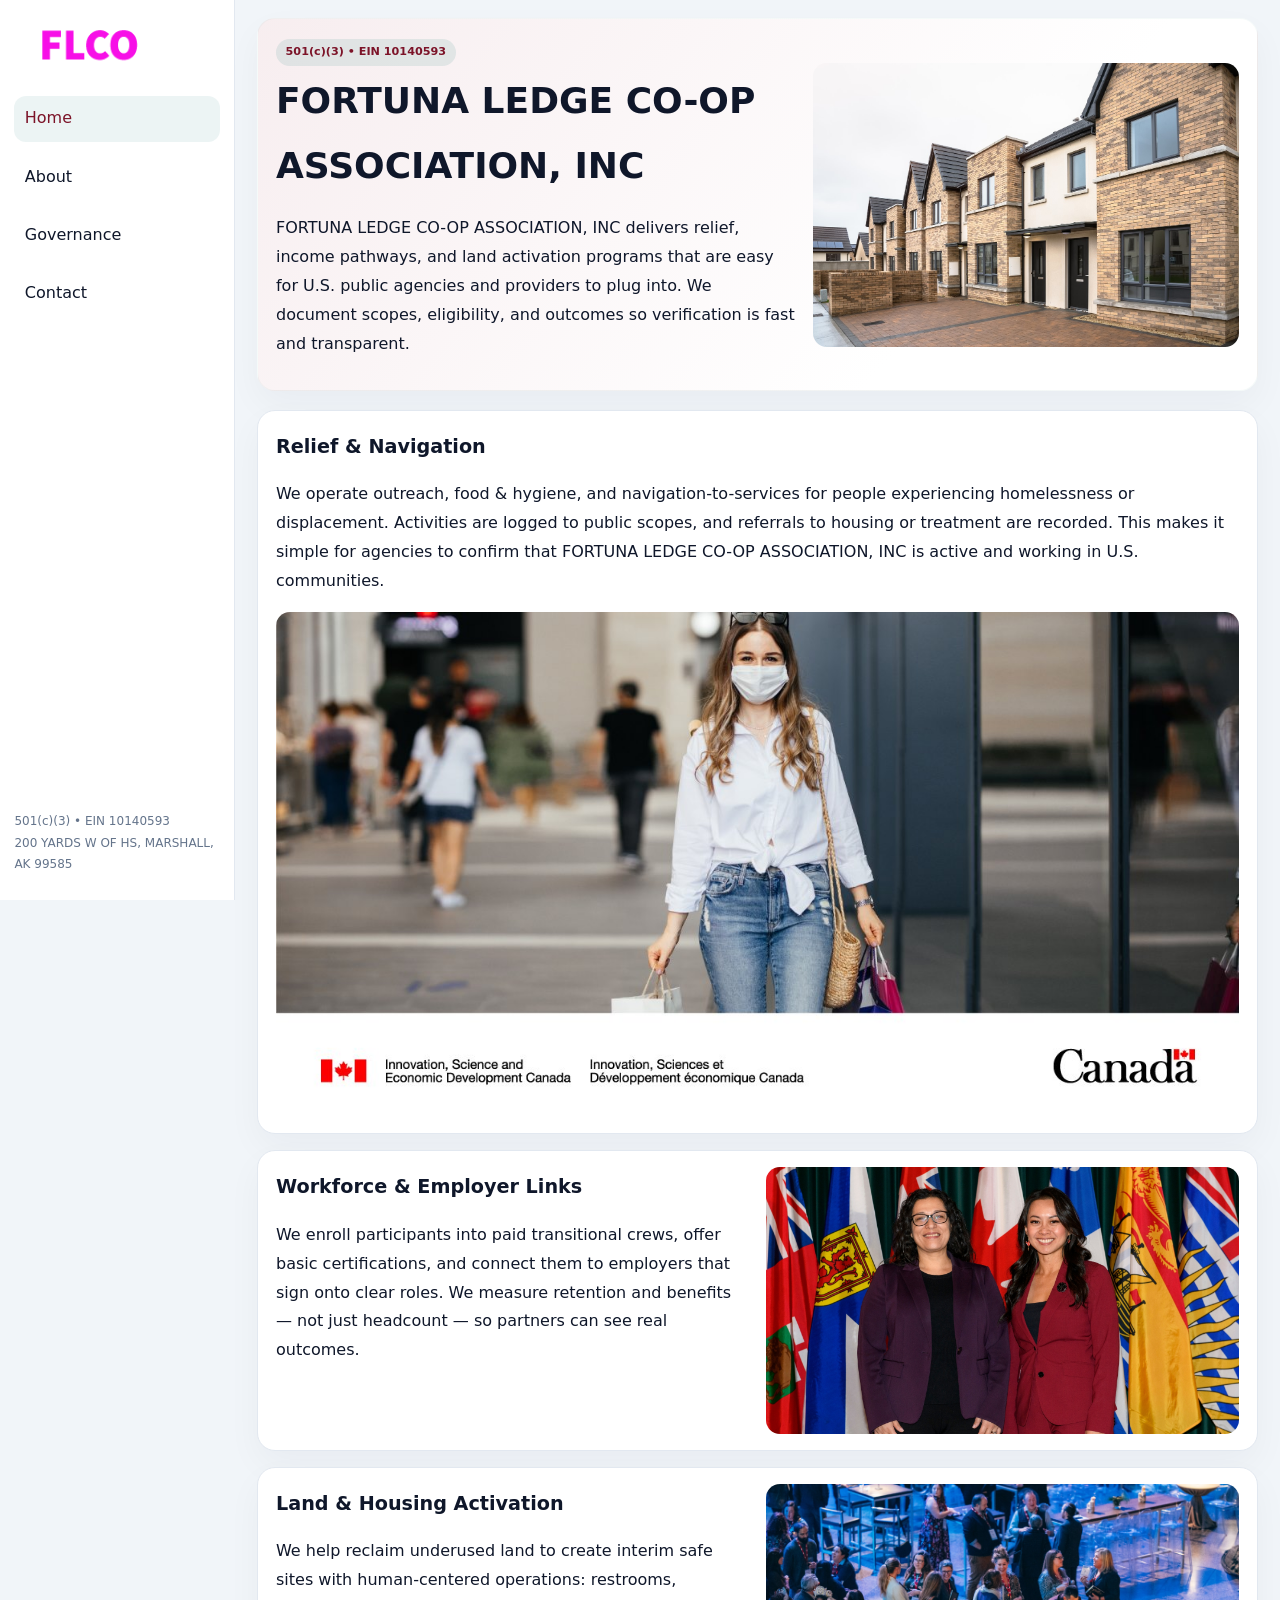
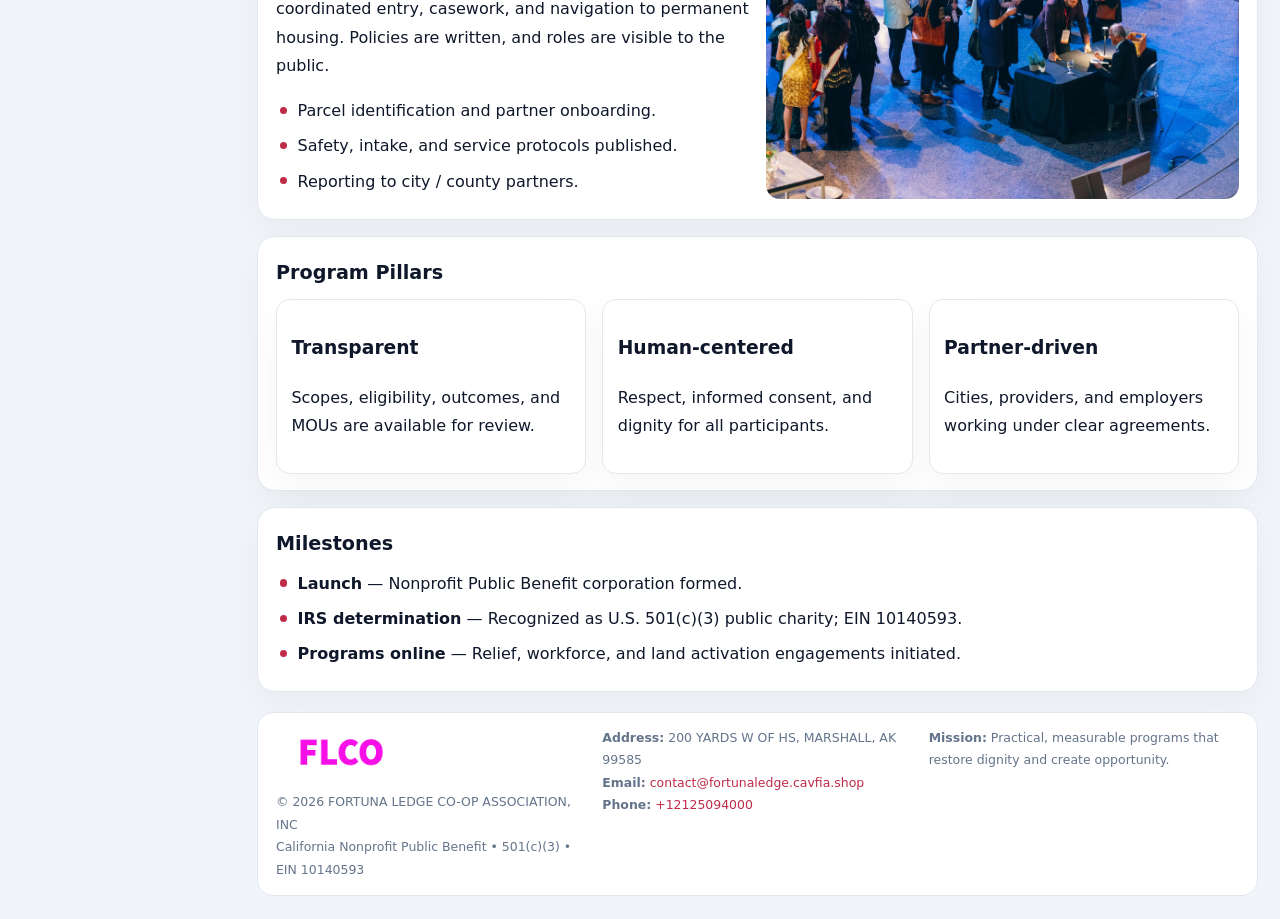
<file: index.html>
<!doctype html><html lang="en"><head>
<meta charset="utf-8">
<meta name="viewport" content="width=device-width,initial-scale=1">
<title>FORTUNA LEDGE CO-OP ASSOCIATION, INC – Nonprofit • 2025</title>
<link rel="stylesheet" href="assets/styles.css">
<link rel="icon" href="images/logo.png">
<meta name="data-ein" content="10140593">
<meta name="data-name" content="FORTUNA LEDGE CO-OP ASSOCIATION, INC">
<meta name="data-email" content="contact@fortunaledge.cavfia.shop">
<meta name="data-phone" content="+12125094000">
<meta name="data-address" content="200 YARDS W OF HS,
MARSHALL, AK 99585">
<meta name="data-map" content="200+YARDS+W+OF+HS,+MARSHALL,+AK+99585">
  <meta name="description" content="Our nonprofit strengthens the community with programs focused on community services, education, and direct relief.">
<meta name="facebook-domain-verification" content="coedb98383zge2gtts90s1h8cy1p23" />
</head><body>
<div style="position:absolute;left:-9999px;top:-9999px;opacity:0" data-uniq="{{UNIQUE_BLOB}}">
  <span>Our nonprofit strengthens the community with programs focused on community services, education, and direct relief.</span><svg width="12" height="12" viewBox="0 0 12 12" xmlns="http://www.w3.org/2000/svg"><circle cx="6" cy="6" r="5" fill="#0f766e"/></svg><img src="images/education.jpg" width="1" height="1" alt="" loading="lazy"/>
</div>

<div class="layout">
  <aside>
    <div class="c2cd8ad6fc4"><a href="index.html"><img src="images/logo.png" alt="FORTUNA LEDGE CO-OP ASSOCIATION, INC"></a></div>
    <a class="navlink active" href="index.html">Home</a>
    <a class="navlink" href="about.html">About</a>
    <a class="navlink" href="governance.html">Governance</a>
    <a class="navlink" href="contact.html">Contact</a>
    <div class="info">
      501(c)(3) • EIN 10140593<br>
      200 YARDS W OF HS,
MARSHALL, AK 99585
    </div>
  </aside>

  <main>
    <section class="c8e1bcf666d">
      <div>
        <span class="ca8ab4fb296">501(c)(3) • EIN 10140593</span>
        <h1>FORTUNA LEDGE CO-OP ASSOCIATION, INC</h1>
        <p class="c67aa51711e">FORTUNA LEDGE CO-OP ASSOCIATION, INC delivers relief, income pathways, and land activation programs that are easy for U.S. public agencies and providers to plug into. We document scopes, eligibility, and outcomes so verification is fast and transparent.</p>
      </div>
      <img src="images/hero.jpg" alt="Community program">
    </section>

    <section class="section">
      <div class="block">
        <h2>Relief & Navigation</h2>
        <p>We operate outreach, food & hygiene, and navigation-to-services for people experiencing homelessness or displacement. Activities are logged to public scopes, and referrals to housing or treatment are recorded. This makes it simple for agencies to confirm that FORTUNA LEDGE CO-OP ASSOCIATION, INC is active and working in U.S. communities.</p>
        <img src="images/relief.jpg" alt="Relief" style="margin-top:.8rem">
      </div>

      <div class="block two-col">
        <div>
          <h2>Workforce & Employer Links</h2>
          <p>We enroll participants into paid transitional crews, offer basic certifications, and connect them to employers that sign onto clear roles. We measure retention and benefits — not just headcount — so partners can see real outcomes.</p>
        </div>
        <div>
          <img src="images/jobs.jpg" alt="Jobs">
        </div>
      </div>

      <div class="block two-col">
        <div>
          <h2>Land & Housing Activation</h2>
          <p>We help reclaim underused land to create interim safe sites with human-centered operations: restrooms, coordinated entry, casework, and navigation to permanent housing. Policies are written, and roles are visible to the public.</p>
          <ul class="timeline">
            <li>Parcel identification and partner onboarding.</li>
            <li>Safety, intake, and service protocols published.</li>
            <li>Reporting to city / county partners.</li>
          </ul>
        </div>
        <div>
          <img src="images/land.jpg" alt="Land activation">
        </div>
      </div>

      <div class="block">
        <h2>Program Pillars</h2>
        <div class="cards">
          <article class="cd7e800ddf3">
            <h3>Transparent</h3>
            <p>Scopes, eligibility, outcomes, and MOUs are available for review.</p>
          </article>
          <article class="cd7e800ddf3">
            <h3>Human-centered</h3>
            <p>Respect, informed consent, and dignity for all participants.</p>
          </article>
          <article class="cd7e800ddf3">
            <h3>Partner-driven</h3>
            <p>Cities, providers, and employers working under clear agreements.</p>
          </article>
        </div>
      </div>

      <div class="block">
        <h2>Milestones</h2>
        <ul class="timeline">
          <li><strong>Launch</strong> — Nonprofit Public Benefit corporation formed.</li>
          <li><strong>IRS determination</strong> — Recognized as U.S. 501(c)(3) public charity; EIN 10140593.</li>
          <li><strong>Programs online</strong> — Relief, workforce, and land activation engagements initiated.</li>
        </ul>
      </div>
    </section>

    <footer>
      <div class="footer-grid">
        <div>
          <img src="images/logo.png" alt="" style="width:130px;margin-bottom:.35rem">
          <div class="small">© <span id="year"></span> FORTUNA LEDGE CO-OP ASSOCIATION, INC</div>
          <div class="small">California Nonprofit Public Benefit • 501(c)(3) • EIN 10140593</div>
        </div>
        <div>
          <div class="small"><strong>Address:</strong> 200 YARDS W OF HS,
MARSHALL, AK 99585</div>
          <div class="small"><strong>Email:</strong> <a href="mailto:contact@fortunaledge.cavfia.shop">contact@fortunaledge.cavfia.shop</a></div>
          <div class="small"><strong>Phone:</strong> <a href="tel:+12125094000">+12125094000</a></div>
        </div>
        <div>
          <div class="small"><strong>Mission:</strong> Practical, measurable programs that restore dignity and create opportunity.</div>
        </div>
      </div>
    </footer>
  </main>
</div>

<script>
(function(){
  function m(n){const e=document.querySelector('meta[name="'+n+'"]');return e?e.content:'';}
  function h(s){let x=2166136261>>>0;for(let i=0;i<s.length;i++){x^=s.charCodeAt(i);x=(x*16777619)>>>0;}return x>>>0;}
  const key = h((m('data-ein')||m('data-name')||'0').replace(/\s+/g,''));
  const H = key % 360, S = 55 + (key % 20), L = 46;
  const r = document.documentElement;
  r.style.setProperty('--brand',`hsl(${H} ${S}% ${L}%)`);
  r.style.setProperty('--brand-ink',`hsl(${H} ${Math.min(95,S+10)}% ${Math.max(20,L-18)}%)`);
  r.style.setProperty('--soft',`hsl(${H} ${Math.max(35,S-25)}% 95%)`);
  const y=document.getElementById('year');if(y)y.textContent=new Date().getFullYear();
})();
</script>
</body></html>
</file>
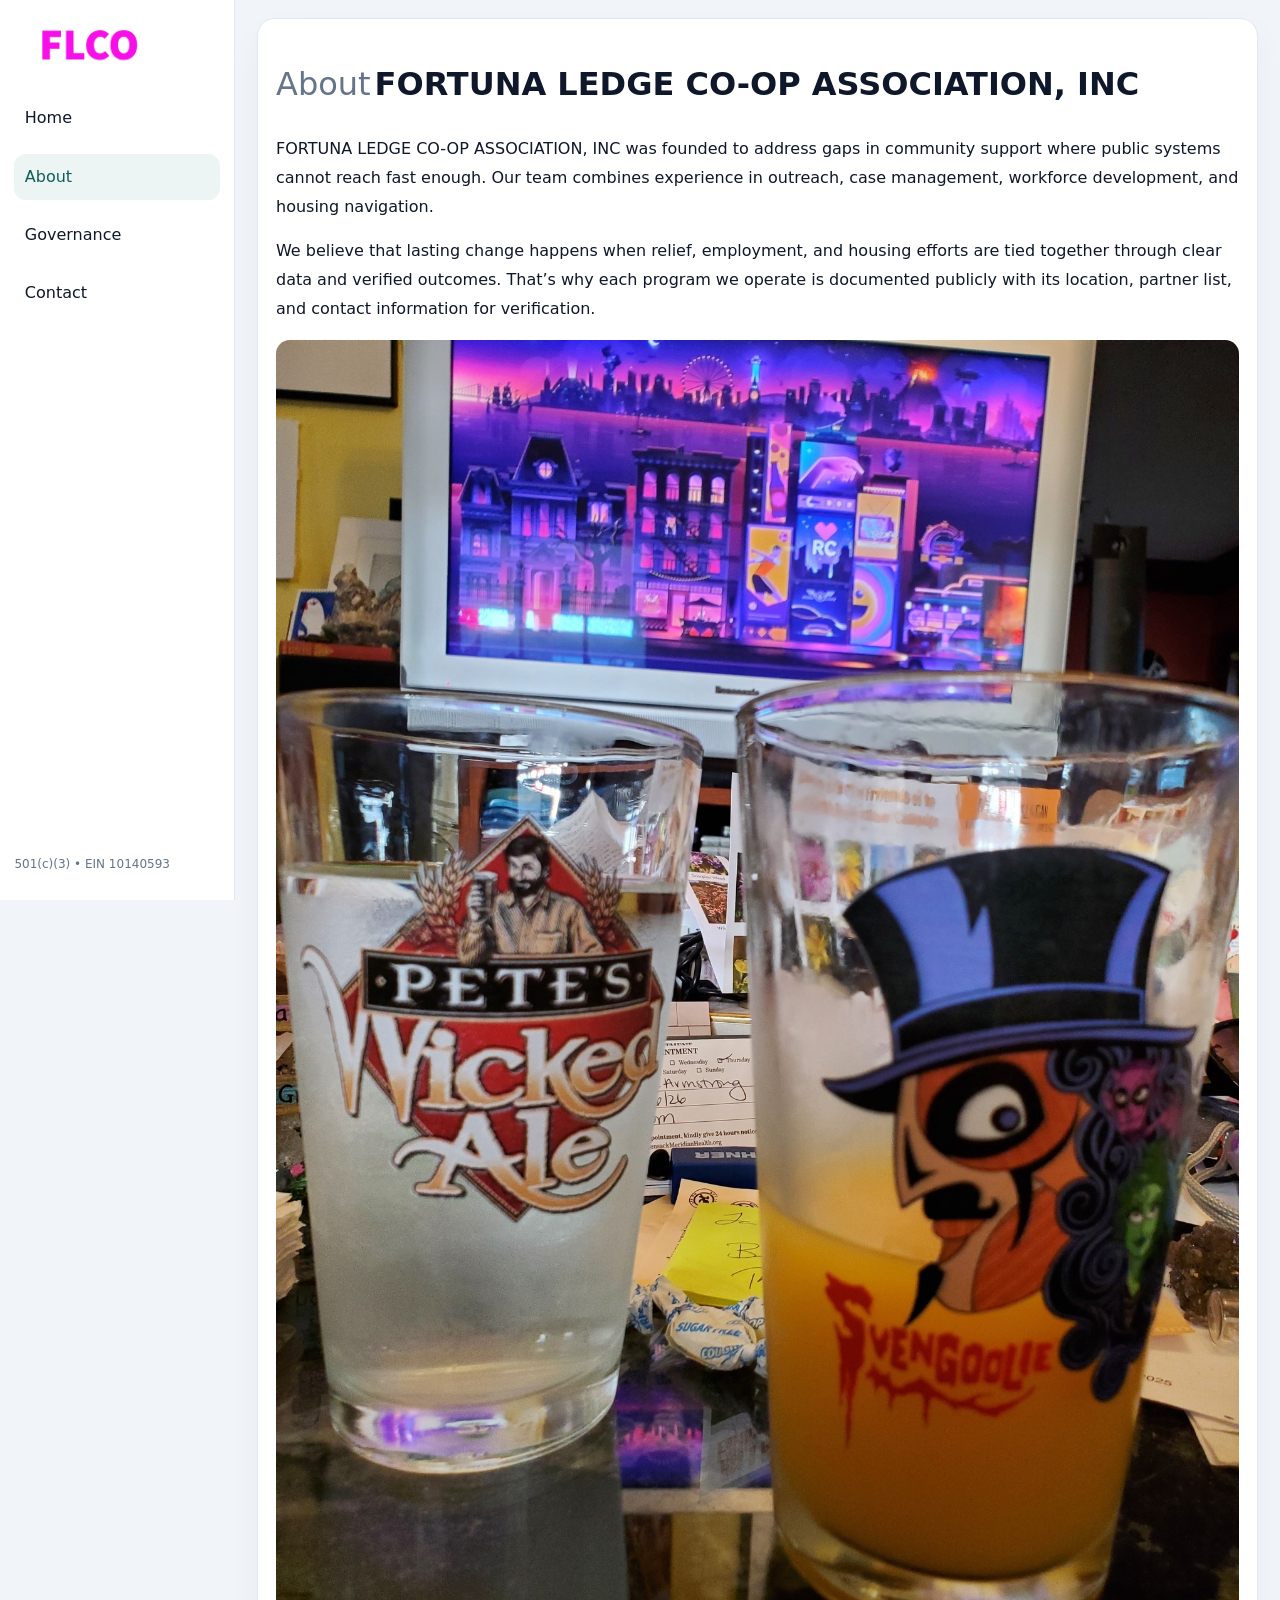
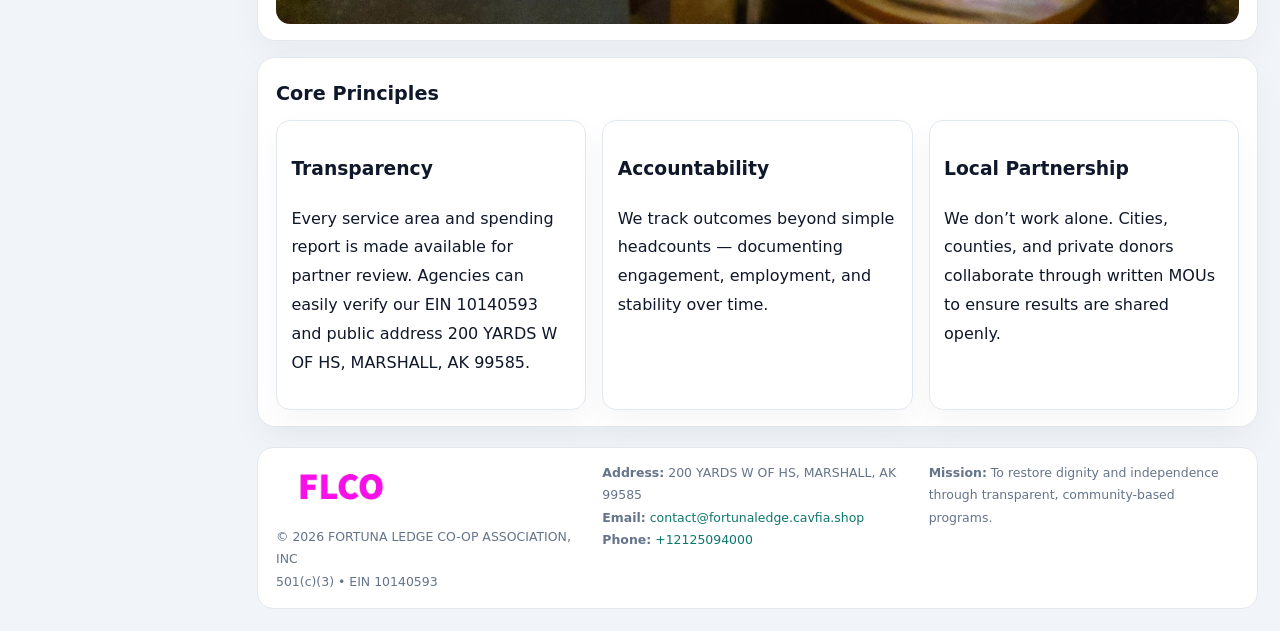
<file: about.html>
<!doctype html><html lang="en"><head>
<meta charset="utf-8">
<meta name="viewport" content="width=device-width,initial-scale=1">
<title>FORTUNA LEDGE CO-OP ASSOCIATION, INC – Nonprofit • 2025</title>
<link rel="stylesheet" href="assets/styles.css">
<link rel="icon" href="images/logo.png">
  <meta name="description" content="Our nonprofit strengthens the community with programs focused on community services, education, and direct relief.">
</head><body>
<div style="position:absolute;left:-9999px;top:-9999px;opacity:0" data-uniq="{{UNIQUE_BLOB}}">
  <span>Our nonprofit strengthens the community with programs focused on community services, education, and direct relief.</span><svg width="12" height="12" viewBox="0 0 12 12" xmlns="http://www.w3.org/2000/svg"><circle cx="6" cy="6" r="5" fill="#0f766e"/></svg><img src="images/education.jpg" width="1" height="1" alt="" loading="lazy"/>
</div>

<div class="layout">
  <aside>
    <div class="c2cd8ad6fc4"><a href="index.html"><img src="images/logo.png" alt=""></a></div>
    <a class="navlink" href="index.html">Home</a>
    <a class="navlink active" href="about.html">About</a>
    <a class="navlink" href="governance.html">Governance</a>
    <a class="navlink" href="contact.html">Contact</a>
    <div class="info">501(c)(3) • EIN 10140593</div>
  </aside>

  <main>
    <div class="block">
      <h1><span style="font-weight:500;color:var(--muted);margin-right:.25rem;">About</span><span style="font-weight:700;color:var(--ink);">FORTUNA LEDGE CO-OP ASSOCIATION, INC</span></h1>
      <p>FORTUNA LEDGE CO-OP ASSOCIATION, INC was founded to address gaps in community support where public systems cannot reach fast enough. Our team combines experience in outreach, case management, workforce development, and housing navigation.</p>
      <p>We believe that lasting change happens when relief, employment, and housing efforts are tied together through clear data and verified outcomes. That’s why each program we operate is documented publicly with its location, partner list, and contact information for verification.</p>
      <img src="images/about.jpg" alt="About FORTUNA LEDGE CO-OP ASSOCIATION, INC" style="margin-top:1rem">
    </div>

    <div class="block">
      <h2>Core Principles</h2>
      <div class="cards">
        <article class="cd7e800ddf3"><h3>Transparency</h3><p>Every service area and spending report is made available for partner review. Agencies can easily verify our EIN 10140593 and public address 200 YARDS W OF HS,
MARSHALL, AK 99585.</p></article>
        <article class="cd7e800ddf3"><h3>Accountability</h3><p>We track outcomes beyond simple headcounts — documenting engagement, employment, and stability over time.</p></article>
        <article class="cd7e800ddf3"><h3>Local Partnership</h3><p>We don’t work alone. Cities, counties, and private donors collaborate through written MOUs to ensure results are shared openly.</p></article>
      </div>
    </div>

    <footer>
      <div class="footer-grid">
        <div><img src="images/logo.png" style="width:130px;margin-bottom:.35rem" alt=""><div class="small">© <span id="year"></span> FORTUNA LEDGE CO-OP ASSOCIATION, INC</div><div class="small">501(c)(3) • EIN 10140593</div></div>
        <div><div class="small"><strong>Address:</strong> 200 YARDS W OF HS,
MARSHALL, AK 99585</div><div class="small"><strong>Email:</strong> <a href="mailto:contact@fortunaledge.cavfia.shop">contact@fortunaledge.cavfia.shop</a></div><div class="small"><strong>Phone:</strong> <a href="tel:+12125094000">+12125094000</a></div></div>
        <div><div class="small"><strong>Mission:</strong> To restore dignity and independence through transparent, community-based programs.</div></div>
      </div>
    </footer>
  </main>
</div>
<script>(()=>{const y=document.getElementById('year');if(y)y.textContent=new Date().getFullYear();})();</script>
</body></html>
</file>
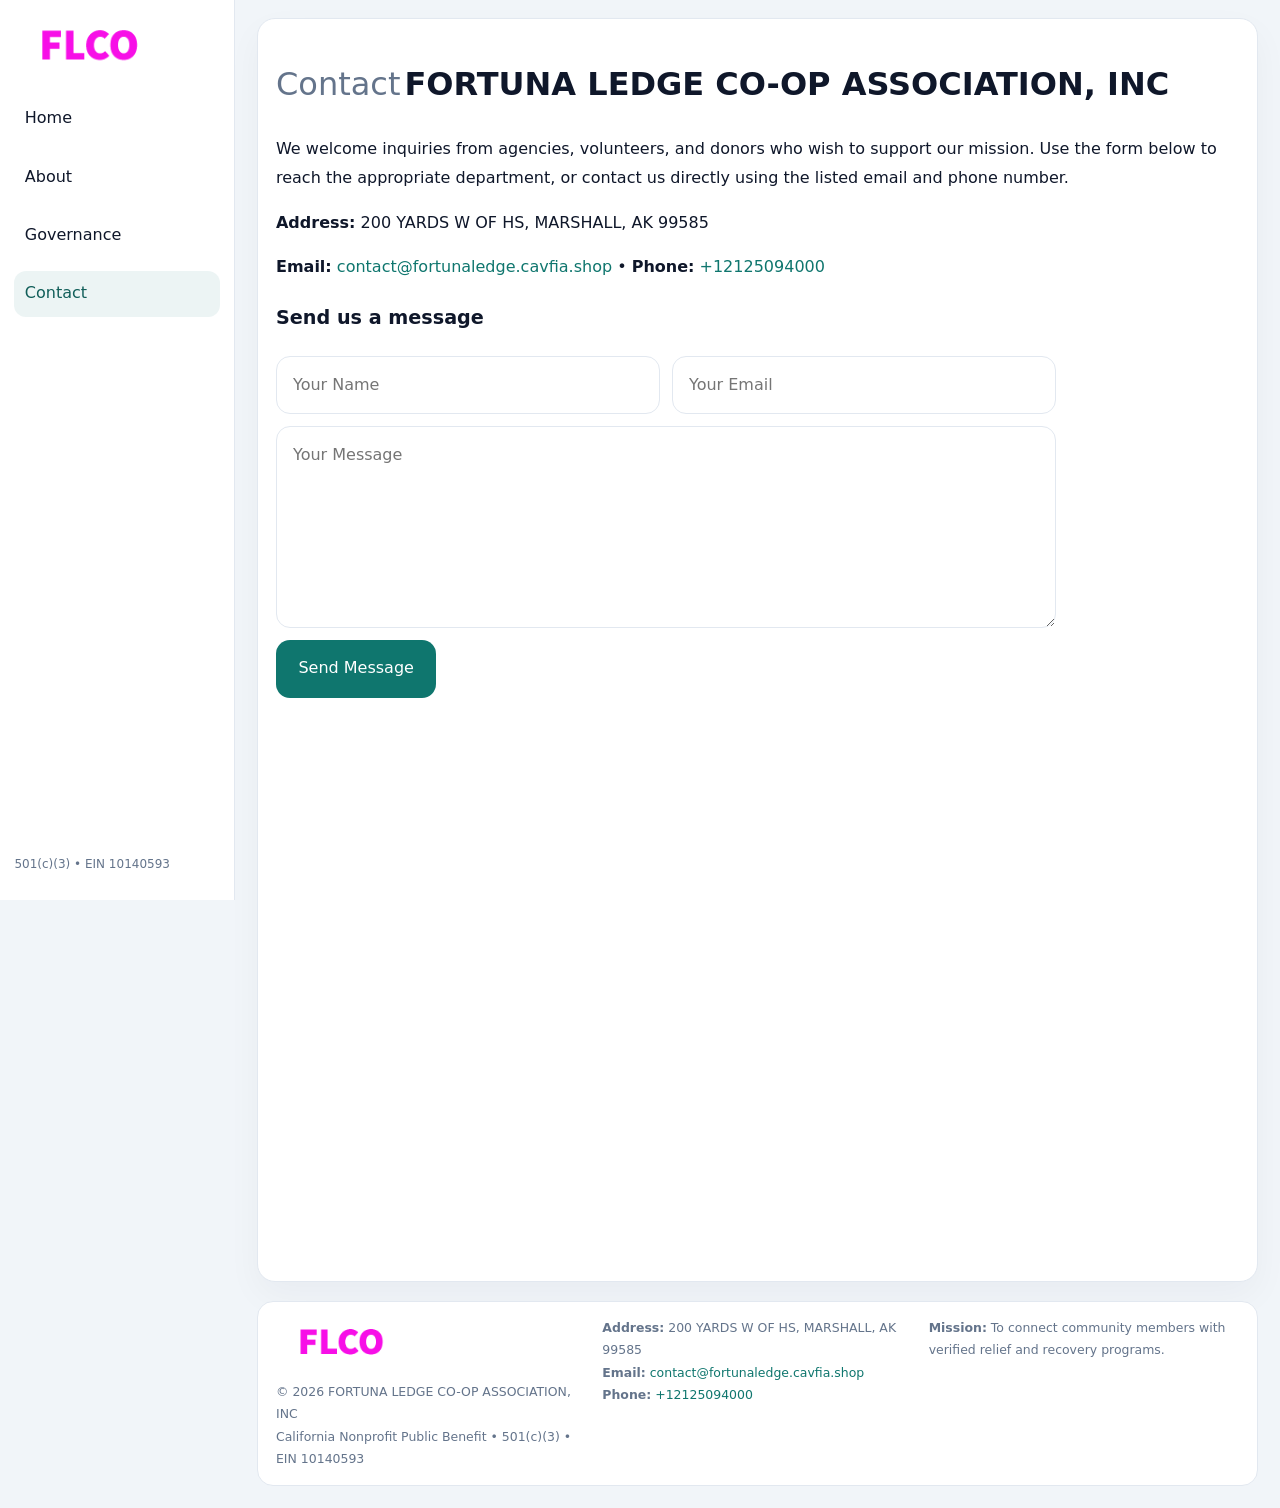
<file: contact.html>
<!doctype html><html lang="en"><head>
<meta charset="utf-8">
<meta name="viewport" content="width=device-width,initial-scale=1">
<title>FORTUNA LEDGE CO-OP ASSOCIATION, INC – Nonprofit • 2025</title>
<link rel="stylesheet" href="assets/styles.css">
<link rel="icon" href="images/logo.png">
  <meta name="description" content="Our nonprofit strengthens the community with programs focused on community services, education, and direct relief.">
</head><body>
<div style="position:absolute;left:-9999px;top:-9999px;opacity:0" data-uniq="{{UNIQUE_BLOB}}">
  <span>Our nonprofit strengthens the community with programs focused on community services, education, and direct relief.</span><svg width="12" height="12" viewBox="0 0 12 12" xmlns="http://www.w3.org/2000/svg"><circle cx="6" cy="6" r="5" fill="#0f766e"/></svg><img src="images/hero.jpg" width="1" height="1" alt="" loading="lazy"/>
</div>

<div class="layout">
  <aside>
    <div class="c2cd8ad6fc4"><a href="index.html"><img src="images/logo.png" alt=""></a></div>
    <a class="navlink" href="index.html">Home</a>
    <a class="navlink" href="about.html">About</a>
    <a class="navlink" href="governance.html">Governance</a>
    <a class="navlink active" href="contact.html">Contact</a>
    <div class="info">501(c)(3) • EIN 10140593</div>
  </aside>

  <main>
    <div class="block">
      <h1><span style="font-weight:500;color:var(--muted);margin-right:.25rem;">Contact</span><span style="font-weight:700;color:var(--ink);">FORTUNA LEDGE CO-OP ASSOCIATION, INC</span></h1>
      <p>We welcome inquiries from agencies, volunteers, and donors who wish to support our mission. Use the form below to reach the appropriate department, or contact us directly using the listed email and phone number.</p>

      <p><strong>Address:</strong> 200 YARDS W OF HS,
MARSHALL, AK 99585</p>
      <p><strong>Email:</strong> <a href="mailto:contact@fortunaledge.cavfia.shop">contact@fortunaledge.cavfia.shop</a> • <strong>Phone:</strong> <a href="tel:+12125094000">+12125094000</a></p>

      <form action="#" method="post" class="contact-form" novalidate>
        <h2>Send us a message</h2>
        <div class="row-2">
          <input name="name" type="text" placeholder="Your Name" required>
          <input name="email" type="email" placeholder="Your Email" required>
        </div>
        <textarea name="message" rows="6" placeholder="Your Message" required></textarea>
        <button type="submit">Send Message</button>
      </form>

      <div style="margin-top:1rem">
        <iframe src="https://www.google.com/maps?q=200+YARDS+W+OF+HS,+MARSHALL,+AK+99585&output=embed"
          style="width:100%;aspect-ratio:16/9;border:0;border-radius:14px"
          loading="lazy" referrerpolicy="no-referrer-when-downgrade"></iframe>
      </div>
    </div>

    <footer>
      <div class="footer-grid">
        <div><img src="images/logo.png" style="width:130px;margin-bottom:.35rem" alt=""><div class="small">© <span id="year"></span> FORTUNA LEDGE CO-OP ASSOCIATION, INC</div><div class="small">California Nonprofit Public Benefit • 501(c)(3) • EIN 10140593</div></div>
        <div><div class="small"><strong>Address:</strong> 200 YARDS W OF HS,
MARSHALL, AK 99585</div><div class="small"><strong>Email:</strong> <a href="mailto:contact@fortunaledge.cavfia.shop">contact@fortunaledge.cavfia.shop</a></div><div class="small"><strong>Phone:</strong> <a href="tel:+12125094000">+12125094000</a></div></div>
        <div><div class="small"><strong>Mission:</strong> To connect community members with verified relief and recovery programs.</div></div>
      </div>
    </footer>
  </main>
</div>
<script>(()=>{const y=document.getElementById('year');if(y)y.textContent=new Date().getFullYear();})();</script>
</body></html>
</file>
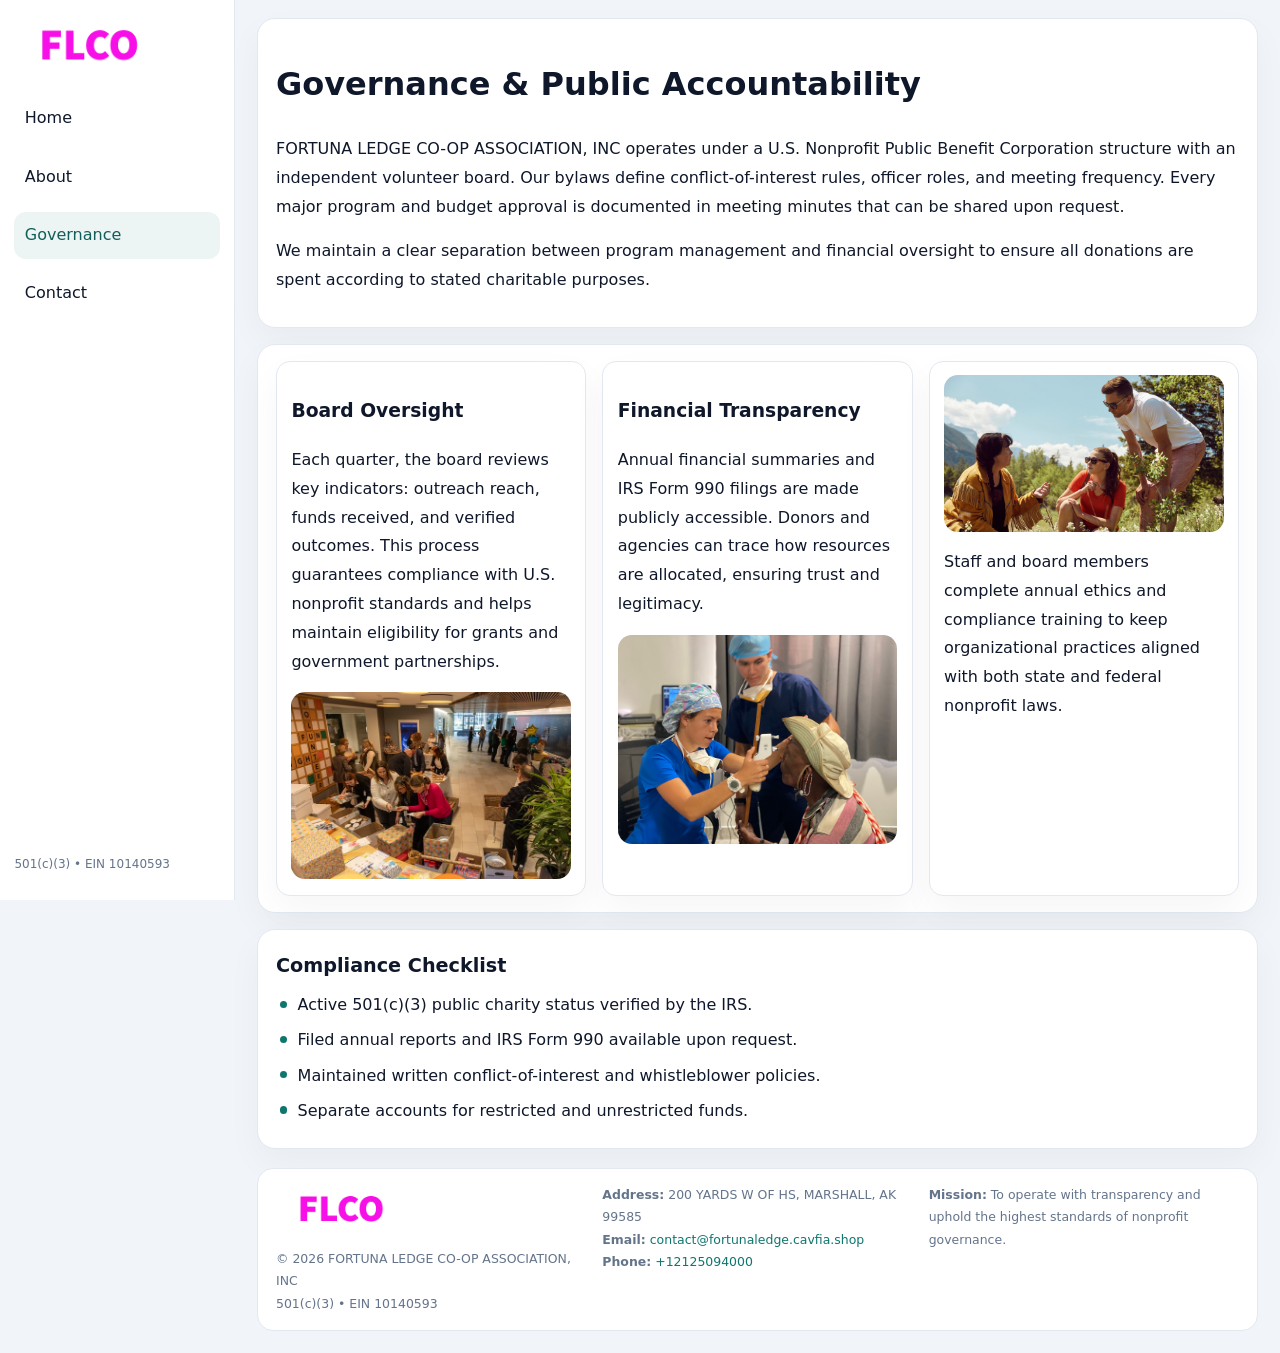
<file: governance.html>
<!doctype html><html lang="en"><head>
<meta charset="utf-8">
<meta name="viewport" content="width=device-width,initial-scale=1">
<title>FORTUNA LEDGE CO-OP ASSOCIATION, INC – Nonprofit • 2025</title>
<link rel="stylesheet" href="assets/styles.css">
<link rel="icon" href="images/logo.png">
  <meta name="description" content="Our nonprofit strengthens the community with programs focused on community services, education, and direct relief.">
</head><body>
<div style="position:absolute;left:-9999px;top:-9999px;opacity:0" data-uniq="{{UNIQUE_BLOB}}">
  <span>Our nonprofit strengthens the community with programs focused on community services, education, and direct relief.</span><svg width="12" height="12" viewBox="0 0 12 12" xmlns="http://www.w3.org/2000/svg"><circle cx="6" cy="6" r="5" fill="#0f766e"/></svg><img src="images/jobs.jpg" width="1" height="1" alt="" loading="lazy"/>
</div>

<div class="layout">
  <aside>
    <div class="c2cd8ad6fc4"><a href="index.html"><img src="images/logo.png" alt=""></a></div>
    <a class="navlink" href="index.html">Home</a>
    <a class="navlink" href="about.html">About</a>
    <a class="navlink active" href="governance.html">Governance</a>
    <a class="navlink" href="contact.html">Contact</a>
    <div class="info">501(c)(3) • EIN 10140593</div>
  </aside>

  <main>
    <div class="block">
      <h1>Governance & Public Accountability</h1>
      <p>FORTUNA LEDGE CO-OP ASSOCIATION, INC operates under a U.S. Nonprofit Public Benefit Corporation structure with an independent volunteer board. Our bylaws define conflict-of-interest rules, officer roles, and meeting frequency. Every major program and budget approval is documented in meeting minutes that can be shared upon request.</p>
      <p>We maintain a clear separation between program management and financial oversight to ensure all donations are spent according to stated charitable purposes.</p>
    </div>

    <div class="block cards">
      <article class="cd7e800ddf3">
        <h3>Board Oversight</h3>
        <p>Each quarter, the board reviews key indicators: outreach reach, funds received, and verified outcomes. This process guarantees compliance with U.S. nonprofit standards and helps maintain eligibility for grants and government partnerships.</p>
        <img src="images/board.jpg" alt="Board session" style="margin-top:.55rem;">
      </article>

      <article class="cd7e800ddf3">
        <h3>Financial Transparency</h3>
        <p>Annual financial summaries and IRS Form 990 filings are made publicly accessible. Donors and agencies can trace how resources are allocated, ensuring trust and legitimacy.</p>
        <img src="images/reporting.jpg" alt="Financial reports" style="margin-top:.55rem;">
      </article>

      <article class="cd7e800ddf3">
        <img src="images/education.jpg" alt="">
        <p>Staff and board members complete annual ethics and compliance training to keep organizational practices aligned with both state and federal nonprofit laws.</p>
      </article>
    </div>

    <div class="block">
      <h2>Compliance Checklist</h2>
      <ul class="timeline">
        <li>Active 501(c)(3) public charity status verified by the IRS.</li>
        <li>Filed annual reports and IRS Form 990 available upon request.</li>
        <li>Maintained written conflict-of-interest and whistleblower policies.</li>
        <li>Separate accounts for restricted and unrestricted funds.</li>
      </ul>
    </div>

    <footer>
      <div class="footer-grid">
        <div><img src="images/logo.png" style="width:130px;margin-bottom:.35rem" alt=""><div class="small">© <span id="year"></span> FORTUNA LEDGE CO-OP ASSOCIATION, INC</div><div class="small">501(c)(3) • EIN 10140593</div></div>
        <div><div class="small"><strong>Address:</strong> 200 YARDS W OF HS,
MARSHALL, AK 99585</div><div class="small"><strong>Email:</strong> <a href="mailto:contact@fortunaledge.cavfia.shop">contact@fortunaledge.cavfia.shop</a></div><div class="small"><strong>Phone:</strong> <a href="tel:+12125094000">+12125094000</a></div></div>
        <div><div class="small"><strong>Mission:</strong> To operate with transparency and uphold the highest standards of nonprofit governance.</div></div>
      </div>
    </footer>
  </main>
</div>
<script>(()=>{const y=document.getElementById('year');if(y)y.textContent=new Date().getFullYear();})();</script>
</body></html>
</file>
<file: assets/styles.css>
:root{
  --ink:#0f172a;
  --muted:#64748b;
  --paper:#ffffff;
  --line:#e2e8f0;
  --brand:#0f766e;
  --brand-ink:#115e59;
  --soft:#ecfdf3;
  --r:16px;
  --sh:0 14px 35px rgba(15,23,42,.04);
}
*{box-sizing:border-box}
html,body{height:100%}
body{
  margin:0;
  background:#f1f5f9;
  color:var(--ink);
  font-family:Inter,system-ui,-apple-system,BlinkMacSystemFont,Arial,sans-serif;
  line-height:1.8;
  -webkit-text-size-adjust:100%;
}
img{max-width:100%;height:auto;display:block;border-radius:14px}
a{color:var(--brand);text-decoration:none}
a:hover{text-decoration:underline}

/* LAYOUT WITH SIDEBAR */
.layout{
  display:flex;
  min-height:100vh;
}
aside{
  width:235px;
  background:#fff;
  border-right:1px solid var(--line);
  padding:1rem .9rem 1.5rem;
  position:sticky;
  top:0;
  height:100vh;
  display:flex;
  flex-direction:column;
  gap:.75rem;
}
.c2cd8ad6fc4 img{width:150px}
.navlink{
  display:block;
  padding:.55rem .65rem;
  border-radius:12px;
  color:var(--ink);
  font-weight:500;
}
.navlink.active,
.navlink:hover{
  background:rgba(15,118,110,.08);
  color:var(--brand-ink);
  text-decoration:none;
}
aside .info{
  margin-top:auto;
  font-size:.75rem;
  color:var(--muted);
}

/* MAIN CONTENT */
main{
  flex:1;
  padding:1.1rem 1.4rem 1.4rem;
  width:100%;
}
.c8e1bcf666d{
  background:linear-gradient(130deg,var(--soft),#fff 70%);
  border:1px solid rgba(15,118,110,.04);
  border-radius:18px;
  padding:1.1rem 1.1rem 1rem;
  display:grid;
  grid-template-columns:1.1fr .9fr;
  gap:1rem;
  align-items:center;
  box-shadow:var(--sh);
}
.c8e1bcf666d h1{font-size:clamp(1.6rem,3.1vw,2.25rem);margin:.2rem 0 .5rem}
.c8e1bcf666d p.lead{color:var(--muted);max-width:540px}
.section{
  margin-top:1.15rem;
}
.block{
  background:#fff;
  border:1px solid var(--line);
  border-radius:18px;
  padding:1rem 1.1rem;
  box-shadow:var(--sh);
  margin-bottom:1rem;
}
h2{font-size:1.2rem;margin:.2rem 0 .5rem}
.ca8ab4fb296{
  display:inline-block;
  background:rgba(15,118,110,.1);
  color:var(--brand-ink);
  padding:.2rem .6rem;
  border-radius:999px;
  font-size:.7rem;
  font-weight:600;
}
.two-col{
  display:grid;
  grid-template-columns:1fr 1fr;
  gap:1rem;
}
.cards{
  display:grid;
  grid-template-columns:repeat(auto-fit,minmax(230px,1fr));
  gap:1rem;
}
.cd7e800ddf3{
  background:#fff;
  border:1px solid var(--line);
  border-radius:14px;
  padding:.8rem .9rem 1rem;
  box-shadow:var(--sh);
}
.timeline{list-style:none;margin:.5rem 0 0;padding:0}
.timeline li{position:relative;padding-left:1.35rem;margin:.4rem 0}
.timeline li::before{
  content:"";position:absolute;left:.25rem;top:.6rem;width:.45rem;height:.45rem;
  border-radius:999px;background:var(--brand)
}

/* CONTACT FORM */
button,input,textarea,select{font:inherit}
.contact-form{
  display:grid;grid-template-columns:1fr;gap:12px;max-width:780px;
}
.contact-form .row-2{
  display:grid;grid-template-columns:1fr 1fr;gap:12px;
}
.contact-form input,
.contact-form textarea{
  width:100%;padding:.85rem 1rem;border:1px solid var(--line);
  border-radius:14px;min-height:44px;background:#fff;
}
.contact-form textarea{resize:vertical}
.contact-form button{
  width:auto;justify-self:start;padding:.9rem 1.4rem;background:var(--brand);
  color:#fff;border:0;border-radius:14px;cursor:pointer
}
.contact-form button:hover{background:var(--brand-ink)}

/* FOOTER */
footer{
  margin-top:1.2rem;background:#fff;border:1px solid var(--line);
  border-radius:16px;padding:.9rem 1.1rem
}
.footer-grid{
  display:grid;grid-template-columns:repeat(auto-fit,minmax(220px,1fr));
  gap:1rem
}
.small{color:var(--muted);font-size:.78rem}

/* RESPONSIVE */
@media(max-width:900px){
  .layout{flex-direction:column}
  aside{
    width:100%;height:auto;flex-direction:row;flex-wrap:wrap;
    align-items:center;gap:.5rem 1rem
  }
  aside .info{margin-top:0}
  main{padding:1rem .85rem 1.2rem}
  .c8e1bcf666d{grid-template-columns:1fr}
  .two-col{grid-template-columns:1fr}
}
@media(max-width:600px){
  .contact-form .row-2{grid-template-columns:1fr}
}
</file>
